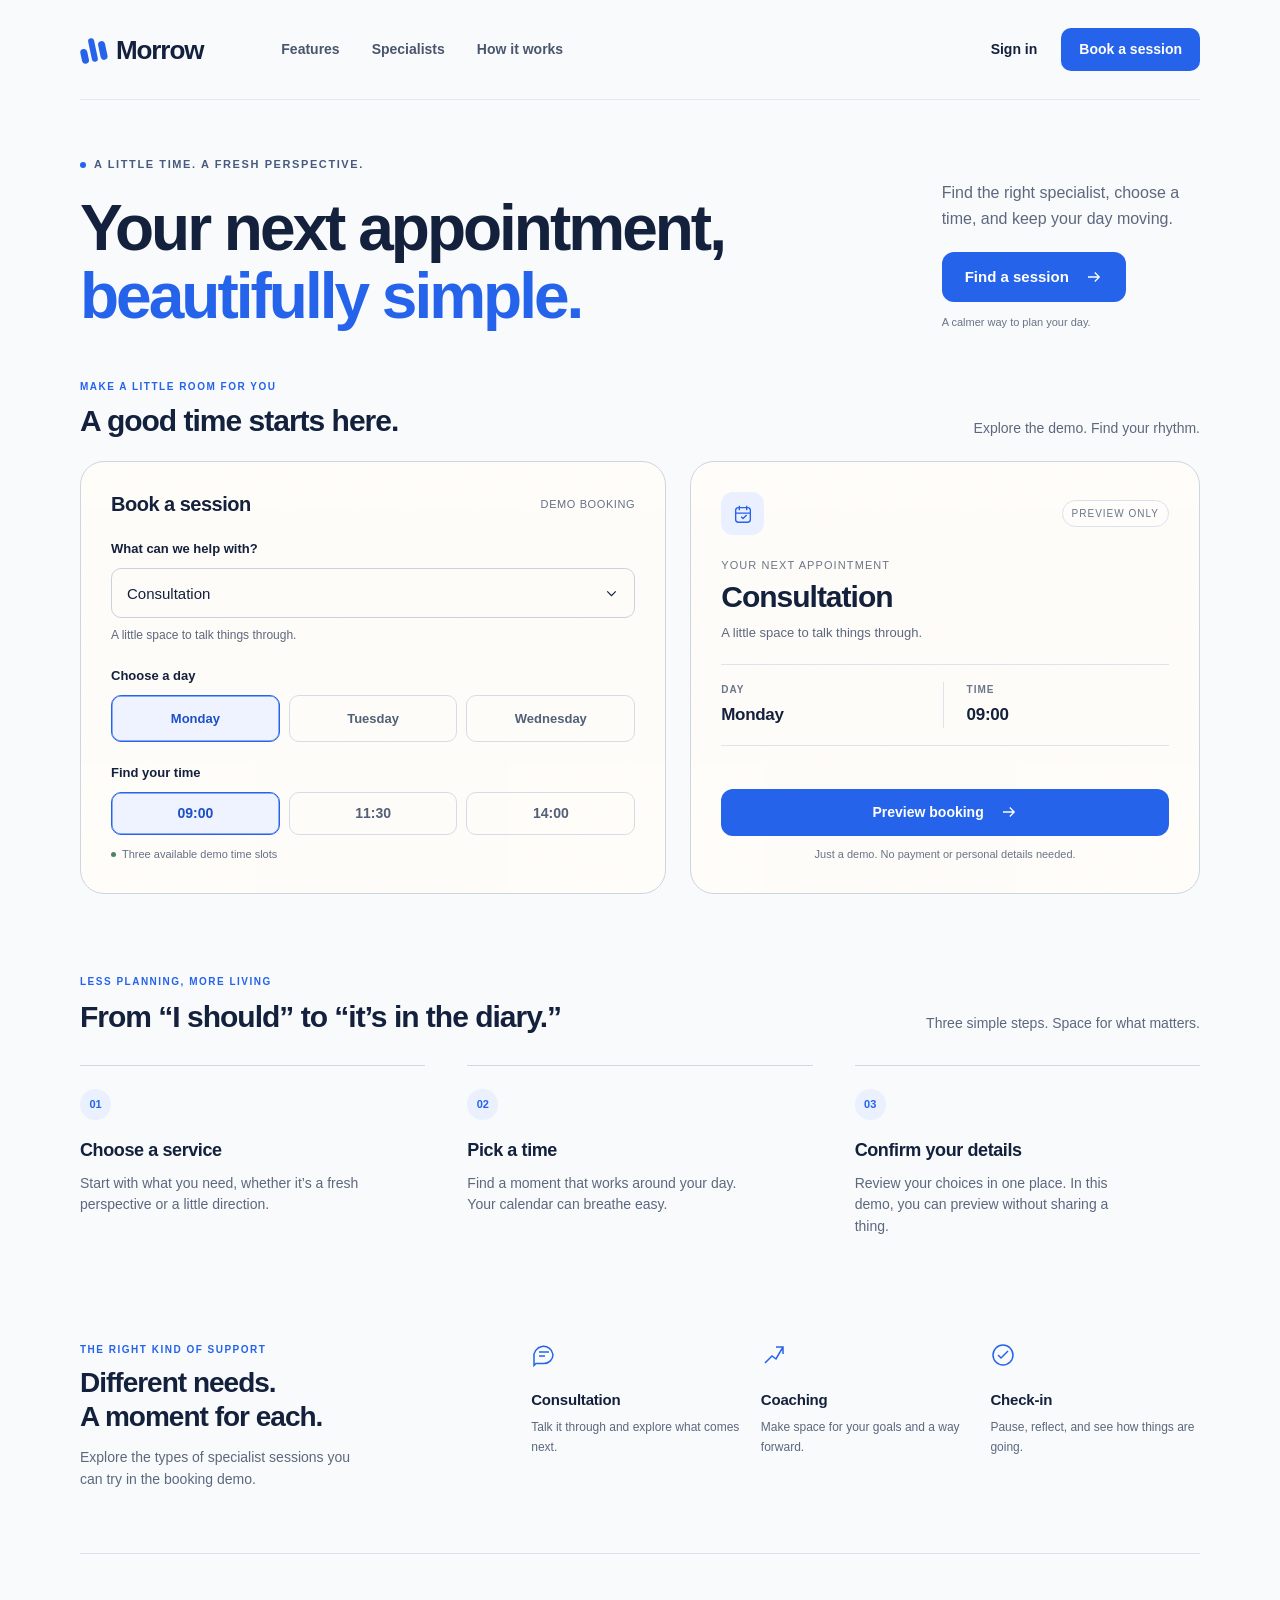
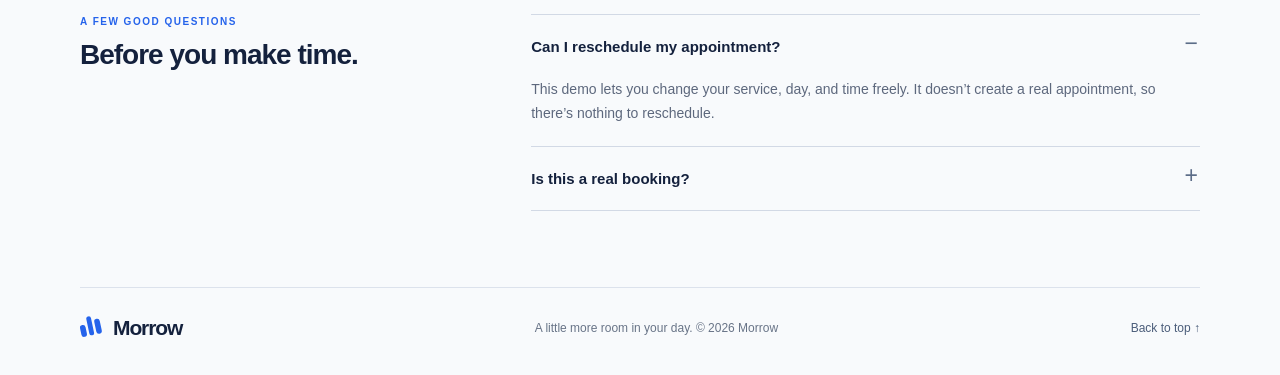
<file: evals/examples/morrow/output-one/index.html>
<!doctype html>
<html lang="en">
<head>
<meta charset="utf-8">
<meta name="viewport" content="width=device-width, initial-scale=1">
<meta name="theme-color" content="#f8fafc">
<meta name="description" content="Find the right specialist, choose a time, and keep your day moving. Explore Morrow's appointment booking demo.">
<title>Morrow — Make time for what matters</title>
<style>
:root{--ink:#14213d;--muted:#5d687d;--blue:#2563eb;--line:#d4dbe5;--paper:#fffdf9;--bg:#f8fafc;--soft-blue:#eef3ff;--radius:24px}
*{box-sizing:border-box}html{scroll-behavior:smooth;scroll-padding-top:28px}body{margin:0;color:var(--ink);background:var(--bg);font-family:Arial,Helvetica,sans-serif;font-size:16px;line-height:1.55}button,input,select{font:inherit}button,a,select{-webkit-tap-highlight-color:transparent}button,a{touch-action:manipulation}a{color:inherit;text-decoration:none}button{cursor:pointer}button:focus-visible,a:focus-visible,select:focus-visible,summary:focus-visible{outline:3px solid var(--ink);outline-offset:5px}input:focus-visible + span{outline:3px solid var(--ink);outline-offset:4px}::selection{background:#dce7ff}.wrap{width:min(1120px,calc(100% - 80px));margin-inline:auto}.skip{position:absolute;left:20px;top:-100px;z-index:10;padding:12px 18px;border-radius:8px;background:var(--ink);color:white}.skip:focus{top:12px}.header{height:100px;display:flex;align-items:center;justify-content:space-between;border-bottom:1px solid #e4e8ef;gap:32px}.brand{display:inline-flex;align-items:center;gap:10px;font-size:26px;line-height:1;font-weight:750;letter-spacing:-1.1px}.brand-mark{display:inline-flex;gap:3px;align-items:flex-end;width:26px;height:24px;transform:rotate(-12deg)}.brand-mark i{display:block;width:7px;background:var(--blue);border-radius:4px}.brand-mark i:nth-child(1){height:15px}.brand-mark i:nth-child(2){height:24px}.brand-mark i:nth-child(3){height:19px}.navigation{display:flex;align-items:center;gap:32px;flex:1;margin-left:46px}.navigation>a{font-size:14px;font-weight:600;color:#4a566d}.navigation>a:hover{color:var(--blue)}.nav-actions{margin-left:auto;display:flex;align-items:center;gap:24px}.plain-button{border:0;padding:8px 0;background:none;font-size:14px;font-weight:600;color:var(--ink)}.button{display:inline-flex;align-items:center;justify-content:center;gap:16px;min-height:50px;padding:13px 22px;border:1px solid transparent;border-radius:12px;background:var(--blue);color:white;font-size:15px;font-weight:600;line-height:1.4;transition:background .18s,transform .18s,box-shadow .18s}.button:hover{background:#1d4ed8;transform:translateY(-2px);box-shadow:0 6px 18px #2563eb18}.button svg{width:18px;height:18px;flex-shrink:0}.button.small{min-height:43px;padding:10px 17px;font-size:14px;border-radius:10px}.menu-toggle{display:none}.hero{padding:70px 0 59px;text-align:center}.eyebrow{display:flex;align-items:center;justify-content:center;gap:8px;color:#465b7e;font-size:11px;font-weight:700;letter-spacing:1.6px;text-transform:uppercase}.eyebrow .dot{height:6px;width:6px;background:var(--blue);border-radius:50%}h1{font-size:clamp(46px,5.2vw,72px);font-weight:750;letter-spacing:-3.5px;line-height:1.06;margin:22px auto 22px;max-width:940px}h1 span{display:block;color:var(--blue)}.hero p{font-size:18px;color:var(--muted);margin:0 auto 26px;max-width:620px}.hero .button{min-height:52px;padding-inline:25px}.hero-note{display:block;font-size:12px;color:#687487;margin-top:12px}.booking-section{scroll-margin-top:32px}.section-intro{display:flex;justify-content:space-between;align-items:flex-end;margin-bottom:22px;gap:28px}h2{margin:0;font-size:30px;line-height:1.2;letter-spacing:-1px}.section-intro p{margin:0;font-size:14px;color:var(--muted)}.section-kicker{display:block;color:var(--blue);text-transform:uppercase;letter-spacing:1.5px;font-size:10px;font-weight:700;margin-bottom:9px}.booking-grid{display:grid;grid-template-columns:1.15fr 1fr;gap:24px}.paper{isolation:isolate;position:relative;border:1px solid #cdd5e1;border-radius:var(--radius);background:var(--paper);overflow:hidden}.paper:before{position:absolute;content:"";inset:0;z-index:-1;opacity:.045;pointer-events:none;border-radius:inherit;background-image:url('noise.svg')}.booking-form{padding:30px}.card-heading{display:flex;align-items:center;justify-content:space-between;gap:16px;margin-bottom:23px}.card-heading h3{font-size:20px;line-height:1.2;letter-spacing:-.5px;margin:0}.step-label{font-size:11px;color:#647089;letter-spacing:.6px}.field-label,legend{display:block;padding:0;font-size:13px;font-weight:700;margin:0 0 9px}select{display:block;appearance:none;-webkit-appearance:none;width:100%;min-height:50px;border:1px solid #cbd2df;border-radius:10px;background:transparent;color:var(--ink);font-size:15px;font-weight:500;padding:12px 42px 12px 15px;cursor:pointer}.select-wrap{position:relative}.select-wrap>svg{position:absolute;pointer-events:none;right:15px;top:17px;width:17px;height:17px}.service-help{font-size:12px;color:var(--muted);margin:8px 0 21px;min-height:18px}fieldset{border:0;padding:0;margin:0 0 21px;min-width:0}.choices{display:grid;grid-template-columns:repeat(3,minmax(0,1fr));gap:9px}.choice{position:relative;display:block;min-width:0;cursor:pointer}.choice input{position:absolute;opacity:0;width:1px;height:1px;left:50%;top:50%}.choice span{display:flex;align-items:center;justify-content:center;min-height:47px;border:1px solid #d6dce6;border-radius:10px;color:#526078;font-size:13px;font-weight:600;background:#fffefa80;transition:border-color .18s,background .18s,color .18s}.choice input:checked+span{border-color:var(--blue);background:var(--soft-blue);color:#1c50c5;box-shadow:inset 0 0 0 .5px var(--blue)}.choice:hover span{border-color:#8ca5d5}.time-choices span{min-height:43px;font-size:14px;font-variant-numeric:tabular-nums}.availability{display:flex;align-items:center;gap:6px;font-size:11px;color:#657188;margin-top:11px}.availability i{width:5px;height:5px;border-radius:50%;background:#4e806f}.booking-form fieldset:last-child{margin-bottom:0}.preview{padding:30px;display:flex;flex-direction:column}.preview-top{display:flex;justify-content:space-between;align-items:center}.calendar-icon{display:grid;place-items:center;width:43px;height:43px;border-radius:12px;background:#eaf0ff;color:var(--blue)}.calendar-icon svg{width:22px;height:22px}.demo-badge{font-size:10px;letter-spacing:1px;text-transform:uppercase;color:#68758b;border:1px solid #dce1e9;padding:5px 9px;border-radius:20px;background:#ffffff50}.preview-label{font-size:11px;color:#6b7689;margin:22px 0 5px;text-transform:uppercase;letter-spacing:1.1px}.preview h3{font-size:30px;line-height:1.2;letter-spacing:-1px;margin:0 0 8px}.preview-description{font-size:13px;color:var(--muted);margin:0 0 21px}.appointment-details{display:flex;align-items:center;gap:19px;margin:0 0 24px;padding:17px 0;border-top:1px solid #e0e3e9;border-bottom:1px solid #e0e3e9}.appointment-details>div{flex:1}.appointment-details>div+div{border-left:1px solid #e0e3e9;padding-left:23px}.appointment-details dt{font-size:10px;font-weight:600;letter-spacing:1px;text-transform:uppercase;color:#6b7689;margin:0 0 4px}.appointment-details dd{margin:0;font-size:17px;font-weight:700;letter-spacing:-.3px}.preview .button{width:100%;margin-top:auto;min-height:47px;font-size:14px}.preview-footnote{font-size:11px;color:#687487;text-align:center;margin:10px 0 0}.demo-result{border:1px solid #bacbe9;border-radius:10px;background:#edf3ff;padding:13px 14px;font-size:13px;color:#183b79;margin:14px 0 0}.demo-result[hidden]{display:none}.how-section{padding:80px 0 64px}.section-title-row{display:flex;align-items:end;justify-content:space-between;gap:20px;margin-bottom:30px}.section-title-row p{margin:0;font-size:14px;color:var(--muted)}.steps{display:grid;grid-template-columns:repeat(3,1fr);gap:42px}.step{border-top:1px solid #cfd7e3;padding-top:23px}.step-number{display:inline-flex;align-items:center;justify-content:center;width:31px;height:31px;background:#eaf0fd;border-radius:50%;color:var(--blue);font-size:11px;font-weight:700;margin-bottom:17px}.step h3{font-size:18px;letter-spacing:-.4px;margin:0 0 8px}.step p{color:var(--muted);font-size:14px;margin:0;max-width:280px}.specialists{display:grid;grid-template-columns:.9fr 1.5fr;gap:50px;padding:40px 0 62px;border-bottom:1px solid #dce2ec}.specialists h2{font-size:28px;max-width:280px}.specialists-intro p{font-size:14px;color:var(--muted);margin:14px 0 0;max-width:285px}.services{display:grid;grid-template-columns:repeat(3,minmax(0,1fr));gap:20px}.service-icon{color:var(--blue);margin-bottom:12px;width:26px;height:26px}.service h3{margin:0 0 7px;font-size:15px;letter-spacing:-.2px}.service p{font-size:12px;color:var(--muted);margin:0;line-height:1.65}.faq{display:grid;grid-template-columns:.9fr 1.5fr;gap:50px;padding:60px 0 76px}.faq h2{font-size:28px}.faq-list{border-top:1px solid #d2d9e5}details{border-bottom:1px solid #d2d9e5}summary{list-style:none;position:relative;cursor:pointer;font-size:15px;font-weight:600;padding:20px 35px 20px 0}summary::-webkit-details-marker{display:none}summary:after{content:'+';position:absolute;right:2px;top:17px;font-size:23px;line-height:1;color:#5c6d88;font-weight:400}details[open] summary:after{content:'−'}details p{font-size:14px;color:var(--muted);line-height:1.7;margin:0;padding:0 24px 20px 0}.footer{border-top:1px solid #dce2ec;padding:28px 0 35px;display:flex;justify-content:space-between;align-items:center}.footer .brand{font-size:21px}.footer .brand-mark{transform:scale(.8) rotate(-12deg);transform-origin:left center;margin-right:-3px}.footer p{color:#687487;font-size:12px;margin:0}.footer a.back-top{font-size:12px;color:#4b5d7a}.footer a.back-top:hover{color:var(--blue)}dialog{width:min(420px,calc(100% - 40px));border:1px solid var(--line);border-radius:22px;padding:30px;color:var(--ink);background:var(--paper);box-shadow:0 24px 80px #14213d25}dialog::backdrop{background:#14213d55}dialog h2{font-size:26px}dialog p{color:var(--muted);font-size:15px;margin:15px 0 24px}dialog .button{width:100%}
@media(min-width:1450px){h1{font-size:74px}}
@media(max-width:1000px){.navigation{margin-left:10px;gap:20px}.nav-actions{gap:17px}.wrap{width:calc(100% - 56px)}.booking-grid{grid-template-columns:1.1fr 1fr}.booking-form,.preview{padding:25px}.steps{gap:28px}.hero{padding-top:57px}h1{letter-spacing:-2.8px}}
@media(max-width:760px){.wrap{width:calc(100% - 40px)}.header{height:80px;position:relative}.brand{font-size:25px}.menu-toggle{display:flex;width:44px;height:44px;align-items:center;justify-content:center;border:1px solid #d4dce8;border-radius:10px;background:transparent;color:var(--ink)}.menu-toggle svg{width:21px;height:21px}.menu-toggle .close-icon{display:none}.menu-toggle[aria-expanded=true] .menu-icon{display:none}.menu-toggle[aria-expanded=true] .close-icon{display:block}.navigation{display:none;position:absolute;z-index:5;right:0;left:0;top:69px;margin:0;background:var(--paper);border:1px solid var(--line);border-radius:16px;padding:16px;box-shadow:0 16px 25px #14213d0a}.navigation.is-open{display:flex;flex-direction:column;align-items:stretch;gap:0}.navigation>a{padding:13px 10px;font-size:15px}.nav-actions{display:flex;align-items:center;justify-content:space-between;border-top:1px solid var(--line);margin:9px 0 0;padding:17px 10px 3px;gap:14px}.plain-button{font-size:15px}.button.small{font-size:13px}.hero{padding:45px 0 43px}.eyebrow{font-size:9px;letter-spacing:1.4px}h1{font-size:46px;letter-spacing:-2.2px;line-height:1.07;max-width:530px;margin:20px auto}h1 span{margin-top:2px}.hero p{font-size:16px;line-height:1.65;max-width:350px;margin-bottom:23px}.hero .button{min-height:50px;font-size:14px}.hero-note{font-size:11px;margin-top:11px}.section-intro{display:block;margin-bottom:19px}.section-intro h2{font-size:27px;letter-spacing:-.8px}.section-intro p{font-size:12px;margin-top:9px}.section-kicker{font-size:9px;margin-bottom:8px}.booking-grid{grid-template-columns:1fr;gap:18px}.booking-form,.preview{padding:25px 23px;border-radius:22px}.card-heading{margin-bottom:22px}.card-heading h3{font-size:19px}.step-label{font-size:10px}.field-label,legend{font-size:12px}.service-help{font-size:11px;margin-bottom:21px}.choices{gap:7px}.choice span{font-size:12px;min-height:47px}.time-choices span{font-size:14px}.preview{padding:25px}.preview-label{margin-top:21px}.preview h3{font-size:29px}.appointment-details{margin-bottom:23px}.preview .button{margin-top:0}.how-section{padding:54px 0 37px}.section-title-row{display:block;margin-bottom:26px}.section-title-row h2{font-size:27px}.section-title-row p{font-size:13px;margin-top:10px}.steps{grid-template-columns:1fr;gap:22px}.step{display:grid;grid-template-columns:31px 1fr;column-gap:16px;padding-top:21px}.step-number{grid-column:1;grid-row:1/3;margin-top:2px;margin-bottom:0}.step h3{grid-column:2;margin:0 0 5px;font-size:17px}.step p{grid-column:2;max-width:none;font-size:13px}.specialists{grid-template-columns:1fr;gap:27px;padding:17px 0 37px}.specialists h2{font-size:26px;max-width:290px}.specialists-intro p{max-width:none;font-size:13px;margin-top:11px}.services{gap:21px;grid-template-columns:1fr}.service{position:relative;padding-left:46px}.service-icon{position:absolute;left:0;top:1px}.service h3{font-size:15px;margin-bottom:4px}.service p{font-size:12px;max-width:280px}.faq{display:block;padding:38px 0 44px}.faq h2{font-size:26px;margin-bottom:22px}.faq summary{font-size:14px;padding-top:19px;padding-bottom:19px}.faq details p{font-size:13px}.footer{padding:25px 0 28px;flex-wrap:wrap;gap:16px}.footer .brand{font-size:22px}.footer .back-top{margin-left:auto}.footer p{width:100%;order:3;font-size:11px}.footer .brand-mark{margin-right:-4px}}
@media(prefers-reduced-motion:reduce){html{scroll-behavior:auto}*,*:before,*:after{transition:none!important;animation:none!important}.button:hover{transform:none}}

@media(min-width:1101px){.hero{display:grid;grid-template-columns:minmax(0,3.15fr) minmax(0,1fr);gap:48px;align-items:end;padding:56px 0 48px;text-align:left}.hero .eyebrow{justify-content:flex-start}.hero h1{font-size:64px;letter-spacing:-3px;line-height:1.06;margin:22px 0 0;max-width:none}.hero p{font-size:16px;line-height:1.6;margin:0 0 20px;max-width:280px}.hero .button{min-height:50px;padding-inline:22px}.hero-note{font-size:11px;margin-top:12px;white-space:nowrap}}
</style>
</head>
<body id="top">
<a class="skip" href="#main">Skip to content</a>
<header class="header wrap">
 <a class="brand" href="#top" aria-label="Morrow home"><span class="brand-mark" aria-hidden="true"><i></i><i></i><i></i></span>Morrow</a>
 <button class="menu-toggle" type="button" aria-expanded="false" aria-controls="main-navigation" aria-label="Open navigation"><svg class="menu-icon" viewBox="0 0 24 24" fill="none" stroke="currentColor" stroke-width="1.7" aria-hidden="true"><path d="M4 7h16M4 12h16M4 17h16"/></svg><svg class="close-icon" viewBox="0 0 24 24" fill="none" stroke="currentColor" stroke-width="1.7" aria-hidden="true"><path d="m6 6 12 12M6 18 18 6"/></svg></button>
 <nav class="navigation" id="main-navigation" aria-label="Main navigation">
  <a href="#booking">Features</a><a href="#specialists">Specialists</a><a href="#how-it-works">How it works</a>
  <div class="nav-actions"><button class="plain-button" id="sign-in" type="button">Sign in</button><a class="button small" href="#booking">Book a session</a></div>
 </nav>
</header>
<main id="main">
 <section class="hero wrap" aria-labelledby="hero-title">
  <div class="hero-copy"><div class="eyebrow"><span class="dot" aria-hidden="true"></span>A little time. A fresh perspective.</div>
  <h1 id="hero-title">Your next appointment, <span>beautifully simple.</span></h1></div>
  <div class="hero-action">
  <p>Find the right specialist, choose a time, and keep your day moving.</p>
  <a href="#booking" class="button" id="find-session">Find a session <svg viewBox="0 0 24 24" fill="none" stroke="currentColor" stroke-width="1.7" aria-hidden="true"><path d="M4 12h15m-6-6 6 6-6 6"/></svg></a>
  <span class="hero-note">A calmer way to plan your day.</span></div>
 </section>
 <section class="booking-section wrap" id="booking" aria-labelledby="booking-title">
  <div class="section-intro"><div><span class="section-kicker">Make a little room for you</span><h2 id="booking-title">A good time starts here.</h2></div><p>Explore the demo. Find your rhythm.</p></div>
  <div class="booking-grid">
   <form class="paper booking-form" id="booking-form">
    <div class="card-heading"><h3>Book a session</h3><span class="step-label">DEMO BOOKING</span></div>
    <label class="field-label" for="service">What can we help with?</label>
    <div class="select-wrap"><select id="service" name="service" aria-describedby="service-help"><option value="Consultation">Consultation</option><option value="Coaching">Coaching</option><option value="Check-in">Check-in</option></select><svg viewBox="0 0 24 24" fill="none" stroke="currentColor" stroke-width="1.7" aria-hidden="true"><path d="m6 9 6 6 6-6"/></svg></div>
    <p class="service-help" id="service-help">A little space to talk things through.</p>
    <fieldset><legend>Choose a day</legend><div class="choices day-choices"><label class="choice"><input type="radio" name="day" value="Monday" checked><span>Monday</span></label><label class="choice"><input type="radio" name="day" value="Tuesday"><span>Tuesday</span></label><label class="choice"><input type="radio" name="day" value="Wednesday"><span>Wednesday</span></label></div></fieldset>
    <fieldset><legend>Find your time</legend><div class="choices time-choices"><label class="choice"><input type="radio" name="time" value="09:00" checked><span>09:00</span></label><label class="choice"><input type="radio" name="time" value="11:30"><span>11:30</span></label><label class="choice"><input type="radio" name="time" value="14:00"><span>14:00</span></label></div><div class="availability"><i aria-hidden="true"></i>Three available demo time slots</div></fieldset>
   </form>
   <aside class="paper preview" aria-labelledby="preview-heading">
    <div class="preview-top"><span class="calendar-icon"><svg viewBox="0 0 24 24" fill="none" stroke="currentColor" stroke-width="1.5" aria-hidden="true"><rect x="4" y="5" width="16" height="16" rx="3"/><path d="M8 3v5m8-5v5M4 11h16m-10 4 2 2 4-4"/></svg></span><span class="demo-badge">Preview only</span></div>
    <p class="preview-label" id="preview-heading">Your next appointment</p>
    <div id="appointment-preview" aria-live="polite" aria-atomic="true">
     <h3 id="preview-service">Consultation</h3><p class="preview-description" id="preview-description">A little space to talk things through.</p>
     <dl class="appointment-details"><div><dt>Day</dt><dd id="preview-day">Monday</dd></div><div><dt>Time</dt><dd id="preview-time">09:00</dd></div></dl>
    </div>
    <button type="button" class="button" id="preview-booking">Preview booking <svg viewBox="0 0 24 24" fill="none" stroke="currentColor" stroke-width="1.7" aria-hidden="true"><path d="M4 12h15m-6-6 6 6-6 6"/></svg></button>
    <p class="preview-footnote">Just a demo. No payment or personal details needed.</p>
    <p class="demo-result" id="demo-result" role="status" hidden>Demo preview — no appointment has been booked.</p>
   </aside>
  </div>
 </section>
 <section class="how-section wrap" id="how-it-works" aria-labelledby="how-title">
  <div class="section-title-row"><div><span class="section-kicker">Less planning, more living</span><h2 id="how-title">From “I should” to “it’s in the diary.”</h2></div><p>Three simple steps. Space for what matters.</p></div>
  <div class="steps"><article class="step"><span class="step-number">01</span><h3>Choose a service</h3><p>Start with what you need, whether it’s a fresh perspective or a little direction.</p></article><article class="step"><span class="step-number">02</span><h3>Pick a time</h3><p>Find a moment that works around your day. Your calendar can breathe easy.</p></article><article class="step"><span class="step-number">03</span><h3>Confirm your details</h3><p>Review your choices in one place. In this demo, you can preview without sharing a thing.</p></article></div>
 </section>
 <section class="specialists wrap" id="specialists" aria-labelledby="specialists-title">
  <div class="specialists-intro"><span class="section-kicker">The right kind of support</span><h2 id="specialists-title">Different needs.<br>A moment for each.</h2><p>Explore the types of specialist sessions you can try in the booking demo.</p></div>
  <div class="services"><article class="service"><svg class="service-icon" viewBox="0 0 26 26" fill="none" stroke="currentColor" stroke-width="1.5" aria-hidden="true"><path d="M22 12.5a9 9 0 0 1-9 9H5l-2 2v-8a9 9 0 1 1 19-3Z"/><path d="M8 10h10M8 14h6"/></svg><h3>Consultation</h3><p>Talk it through and explore what comes next.</p></article><article class="service"><svg class="service-icon" viewBox="0 0 26 26" fill="none" stroke="currentColor" stroke-width="1.5" aria-hidden="true"><path d="m4 21 7-7 4 3 7-12m-7 0h7v7"/></svg><h3>Coaching</h3><p>Make space for your goals and a way forward.</p></article><article class="service"><svg class="service-icon" viewBox="0 0 26 26" fill="none" stroke="currentColor" stroke-width="1.5" aria-hidden="true"><circle cx="13" cy="13" r="10"/><path d="m8 13 3 3 7-7"/></svg><h3>Check-in</h3><p>Pause, reflect, and see how things are going.</p></article></div>
 </section>
 <section class="faq wrap" aria-labelledby="faq-title"><div><span class="section-kicker">A few good questions</span><h2 id="faq-title">Before you make time.</h2></div><div class="faq-list"><details open><summary>Can I reschedule my appointment?</summary><p>This demo lets you change your service, day, and time freely. It doesn’t create a real appointment, so there’s nothing to reschedule.</p></details><details><summary>Is this a real booking?</summary><p>No. This is a booking demo. Preview your choices without an account, payment, or personal details. No appointment will be booked.</p></details></div></section>
</main>
<footer class="footer wrap"><a class="brand" href="#top" aria-label="Morrow home"><span class="brand-mark" aria-hidden="true"><i></i><i></i><i></i></span>Morrow</a><p>A little more room in your day. © 2026 Morrow</p><a class="back-top" href="#top">Back to top ↑</a></footer>
<dialog id="sign-in-dialog" aria-labelledby="sign-in-title"><h2 id="sign-in-title">You’re welcome to explore.</h2><p>This is the Morrow booking demo. Sign-in isn’t available, and no account is needed to try it.</p><form method="dialog"><button class="button">Back to Morrow</button></form></dialog>
<script>
(()=>{
 const form=document.querySelector('#booking-form');
 const service=document.querySelector('#service');
 const descriptions={'Consultation':'A little space to talk things through.','Coaching':'Make space for your goals and a way forward.','Check-in':'A moment to pause, reflect, and reconnect.'};
 function updatePreview(){
  document.querySelector('#preview-service').textContent=service.value;
  document.querySelector('#preview-description').textContent=descriptions[service.value];
  document.querySelector('#service-help').textContent=descriptions[service.value];
  document.querySelector('#preview-day').textContent=form.elements.day.value;
  document.querySelector('#preview-time').textContent=form.elements.time.value;
  document.querySelector('#demo-result').hidden=true;
 }
 form.addEventListener('change',updatePreview);
 form.addEventListener('submit',event=>event.preventDefault());
 document.querySelector('#preview-booking').addEventListener('click',()=>{document.querySelector('#demo-result').hidden=false;});
 const menuButton=document.querySelector('.menu-toggle');
 const nav=document.querySelector('#main-navigation');
 function closeMenu(returnFocus=false){menuButton.setAttribute('aria-expanded','false');menuButton.setAttribute('aria-label','Open navigation');nav.classList.remove('is-open');if(returnFocus)menuButton.focus();}
 menuButton.addEventListener('click',()=>{const open=menuButton.getAttribute('aria-expanded')!=='true';menuButton.setAttribute('aria-expanded',String(open));menuButton.setAttribute('aria-label',open?'Close navigation':'Open navigation');nav.classList.toggle('is-open',open);});
 nav.querySelectorAll('a').forEach(link=>link.addEventListener('click',()=>closeMenu()));
 document.addEventListener('keydown',event=>{if(event.key==='Escape'&&menuButton.getAttribute('aria-expanded')==='true'){closeMenu(true);}});
 document.addEventListener('click',event=>{if(menuButton.getAttribute('aria-expanded')==='true'&&!nav.contains(event.target)&&!menuButton.contains(event.target))closeMenu();});
 const media=matchMedia('(min-width: 761px)');media.addEventListener('change',()=>closeMenu());
 const dialog=document.querySelector('#sign-in-dialog');document.querySelector('#sign-in').addEventListener('click',()=>{closeMenu();dialog.showModal();});dialog.addEventListener('close',()=>{if(!media.matches)menuButton.focus();});
 document.querySelectorAll('a[href="#booking"]').forEach(link=>link.addEventListener('click',event=>{event.preventDefault();document.querySelector('#booking').scrollIntoView({behavior:matchMedia('(prefers-reduced-motion: reduce)').matches?'auto':'smooth',block:'start'});document.querySelector('#service').focus({preventScroll:true});}));
})();
</script>
</body>
</html>
</file>
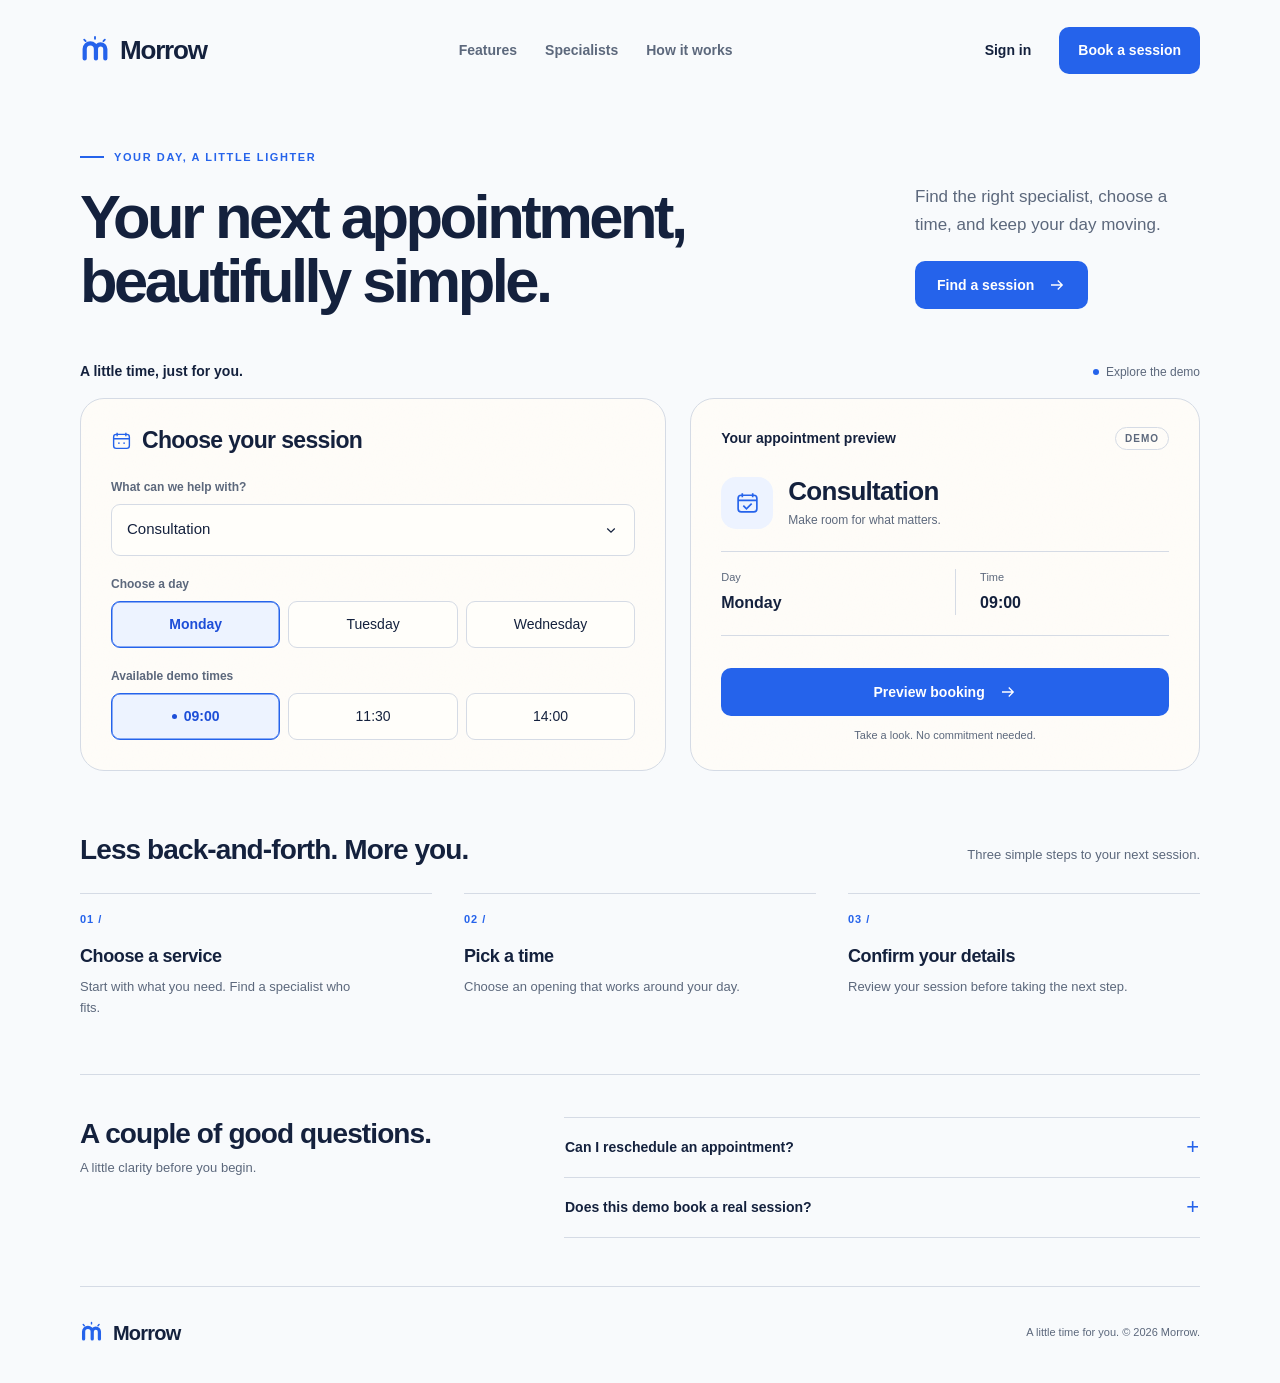
<file: evals/examples/morrow/output-two/index.html>
<!doctype html>
<html lang="en">
<head>
  <meta charset="utf-8">
  <meta name="viewport" content="width=device-width, initial-scale=1">
  <meta name="theme-color" content="#f8fafc">
  <meta name="description" content="Find the right specialist, choose a time, and keep your day moving with Morrow.">
  <title>Morrow — A little time for you</title>
  <style>
    :root {
      color-scheme: light;
      --ink: #14213d;
      --muted: #5c687c;
      --blue: #2563eb;
      --blue-dark: #1d4ed8;
      --page: #f8fafc;
      --paper: #fffdf9;
      --line: #d5dbe5;
      --soft-blue: #edf3ff;
      --radius: 24px;
    }
    * { box-sizing: border-box; }
    html { scroll-behavior: smooth; scroll-padding-top: 24px; }
    body { margin: 0; background: var(--page); color: var(--ink); font: 16px/1.5 Arial, Helvetica, sans-serif; -webkit-font-smoothing: antialiased; }
    button, select, input { font: inherit; }
    button, a, select, summary, label { -webkit-tap-highlight-color: transparent; }
    a { color: inherit; text-decoration: none; }
    button, select, summary { cursor: pointer; }
    button { color: inherit; }
    h1, h2, h3, p { margin: 0; }
    button, a, select, summary, input { touch-action: manipulation; }
    :focus-visible { outline: 3px solid var(--ink); outline-offset: 4px; }
    .wrap { width: min(1120px, calc(100% - 48px)); margin-inline: auto; }
    .skip { position: fixed; top: 10px; left: 10px; z-index: 10; background: var(--ink); color: white; padding: 12px 18px; border-radius: 8px; transform: translateY(-150%); }
    .skip:focus { transform: translateY(0); }
    .site-header { min-height: 100px; display: flex; align-items: center; justify-content: space-between; gap: 28px; }
    .brand { display: inline-flex; align-items: center; gap: 10px; min-height: 44px; font-size: 26px; font-weight: 750; letter-spacing: -1.2px; flex-shrink: 0; }
    .brand-icon { width: 30px; height: 30px; color: var(--blue); }
    .nav { display: flex; align-items: center; justify-content: space-between; flex: 1; gap: 28px; }
    .nav-links, .nav-actions { display: flex; align-items: center; gap: 28px; }
    .nav-links { margin-inline: auto; }
    .nav a, .sign-in { font-size: 14px; font-weight: 600; }
    .nav-links a { padding: 12px 0; color: var(--muted); }
    .nav-links a:hover { color: var(--blue); }
    .sign-in { background: transparent; padding: 12px 0; border: 0; }
    .sign-in:hover { color: var(--blue); }
    .button { min-height: 48px; display: inline-flex; align-items: center; justify-content: center; gap: 14px; padding: 12px 21px; border: 1px solid transparent; border-radius: 10px; background: var(--blue); color: white; font-size: 14px; line-height: 1.5; font-weight: 650; transition: background .16s, transform .16s; }
    .button:hover { background: var(--blue-dark); transform: translateY(-2px); }
    .button svg { width: 18px; height: 18px; flex-shrink: 0; }
    .nav .button { min-height: 44px; padding-inline: 18px; }
    .menu-toggle { display: none; }
    .hero { display: grid; grid-template-columns: minmax(0, 1fr) 285px; gap: 40px; align-items: end; padding: 49px 0 47px; }
    .eyebrow { display: flex; align-items: center; gap: 10px; color: var(--blue); font-size: 11px; font-weight: 750; letter-spacing: 1.6px; line-height: 1.5; text-transform: uppercase; }
    .eyebrow::before { content: ""; width: 24px; height: 2px; background: currentColor; }
    h1 { max-width: 790px; margin-top: 19px; font-size: clamp(44px, 4.8vw, 68px); line-height: 1.055; letter-spacing: -3.5px; font-weight: 750; }
    h1 span { display: block; }
    .hero-copy { padding-bottom: 5px; }
    .hero-copy p { color: var(--muted); font-size: 17px; line-height: 1.65; }
    .hero-copy .button { margin-top: 22px; }
    .booking { scroll-margin-top: 28px; }
    .booking-top { display: flex; justify-content: space-between; align-items: center; margin-bottom: 16px; }
    .booking-top h2 { font-size: 14px; font-weight: 650; }
    .booking-top p { color: var(--muted); font-size: 12px; display: flex; align-items: center; gap: 7px; }
    .booking-top p::before { content: ""; width: 6px; height: 6px; border-radius: 50%; background: var(--blue); }
    .booking-grid { display: grid; grid-template-columns: 1.15fr 1fr; gap: 24px; align-items: stretch; }
    .paper { position: relative; isolation: isolate; border: 1px solid var(--line); border-radius: var(--radius); background: var(--paper); }
    .paper::before { content: ""; position: absolute; z-index: -1; inset: 0; border-radius: inherit; background-image: url("noise.svg"); opacity: .04; pointer-events: none; }
    .booking-card { padding: 28px 30px 30px; }
    .card-heading { display: flex; align-items: center; gap: 10px; margin-bottom: 23px; }
    .card-heading h3 { font-size: 23px; line-height: 1.2; letter-spacing: -.65px; }
    .card-heading svg { width: 21px; height: 21px; color: var(--blue); flex-shrink: 0; }
    label.field-label, legend { padding: 0; color: var(--muted); font-size: 12px; font-weight: 650; }
    label.field-label { display: block; margin-bottom: 8px; }
    .select-wrap { position: relative; }
    .select-wrap svg { position: absolute; pointer-events: none; width: 18px; height: 18px; right: 15px; top: 17px; }
    select { appearance: none; display: block; width: 100%; min-height: 52px; border: 1px solid var(--line); border-radius: 9px; padding: 12px 42px 12px 15px; color: var(--ink); background: #fffefa; font-size: 15px; }
    select:hover { border-color: #8a9bb6; }
    fieldset { min-inline-size: 0; border: 0; margin: 19px 0 0; padding: 0; }
    legend { margin-bottom: 8px; }
    .choices { display: grid; grid-template-columns: repeat(3, minmax(0, 1fr)); gap: 8px; }
    .choice { position: relative; display: block; }
    .choice input { position: absolute; left: 50%; top: 50%; width: 1px; height: 1px; opacity: 0; }
    .choice span { min-height: 47px; display: flex; align-items: center; justify-content: center; padding: 10px 7px; border: 1px solid var(--line); border-radius: 9px; background: #fffefa; font-size: 14px; line-height: 1.2; font-weight: 500; cursor: pointer; transition: border-color .16s, background .16s, color .16s; }
    .choice span:hover { border-color: #8a9bb6; }
    .choice input:checked + span { color: var(--blue-dark); background: var(--soft-blue); border-color: var(--blue); font-weight: 650; box-shadow: inset 0 0 0 .5px var(--blue); }
    .choice input:focus-visible + span { outline: 3px solid var(--ink); outline-offset: 3px; }
    .times .choice input:checked + span::before { content: ""; width: 5px; height: 5px; border-radius: 50%; background: currentColor; margin-right: 7px; }
    .preview-card { padding: 28px 30px 26px; display: flex; flex-direction: column; }
    .preview-top { display: flex; align-items: center; justify-content: space-between; gap: 12px; }
    .preview-top h3 { font-size: 14px; font-weight: 650; }
    .badge { color: var(--muted); border: 1px solid var(--line); border-radius: 100px; padding: 3px 9px; font-size: 10px; font-weight: 650; letter-spacing: 1px; }
    .session { display: flex; align-items: center; gap: 15px; padding: 26px 0 22px; }
    .session-icon { display: grid; place-items: center; width: 52px; height: 52px; flex-shrink: 0; border-radius: 15px; background: var(--soft-blue); color: var(--blue); }
    .session-icon svg { width: 25px; height: 25px; }
    .session-name { font-size: 26px; line-height: 1.2; font-weight: 700; letter-spacing: -.7px; }
    .session-caption { color: var(--muted); font-size: 12px; margin-top: 4px; }
    .session-details { display: grid; grid-template-columns: 1fr 1fr; padding: 17px 0 20px; border-block: 1px solid var(--line); margin: 0 0 23px; gap: 20px; }
    .session-details div + div { padding-left: 24px; border-left: 1px solid var(--line); }
    .session-details dt { color: var(--muted); font-size: 11px; margin-bottom: 5px; }
    .session-details dd { margin: 0; font-size: 16px; font-weight: 650; }
    .preview-card .button { width: 100%; margin-top: auto; }
    .demo-note { margin-top: 11px; color: var(--muted); font-size: 11px; line-height: 1.5; text-align: center; }
    .demo-result { margin-top: 13px; padding: 10px 12px; border-radius: 8px; color: var(--ink); background: var(--soft-blue); font-size: 12px; line-height: 1.55; }
    [hidden] { display: none !important; }
    .how { padding: 62px 0 55px; }
    .section-top { display: flex; align-items: baseline; justify-content: space-between; gap: 20px; margin-bottom: 27px; }
    .section-top h2 { font-size: 28px; line-height: 1.2; letter-spacing: -.9px; }
    .section-top p { color: var(--muted); font-size: 13px; }
    .steps { display: grid; grid-template-columns: repeat(3, minmax(0, 1fr)); gap: 32px; list-style: none; padding: 0; margin: 0; }
    .steps li { padding-top: 17px; border-top: 1px solid var(--line); }
    .step-number { display: block; margin-bottom: 15px; font-size: 11px; color: var(--blue); font-weight: 700; letter-spacing: 1px; }
    .steps h3 { font-size: 18px; letter-spacing: -.4px; margin-bottom: 6px; }
    .steps p { color: var(--muted); font-size: 13px; line-height: 1.65; max-width: 290px; }
    .faq { border-top: 1px solid var(--line); padding: 42px 0 48px; display: grid; grid-template-columns: .8fr 1.2fr; gap: 60px; }
    .faq h2 { font-size: 28px; line-height: 1.2; letter-spacing: -.9px; }
    .faq-intro p { margin-top: 8px; color: var(--muted); font-size: 13px; }
    details { border-bottom: 1px solid var(--line); }
    details:first-child { border-top: 1px solid var(--line); }
    summary { position: relative; display: flex; align-items: center; justify-content: space-between; gap: 20px; min-height: 59px; padding: 16px 1px; font-size: 14px; font-weight: 650; list-style: none; }
    summary::-webkit-details-marker { display: none; }
    summary::after { content: "+"; font-size: 22px; font-weight: 400; line-height: 1; color: var(--blue); }
    details[open] summary::after { content: "−"; }
    details p { padding: 0 30px 18px 1px; color: var(--muted); font-size: 13px; line-height: 1.7; }
    .site-footer { border-top: 1px solid var(--line); padding: 24px 0 28px; display: flex; align-items: center; justify-content: space-between; gap: 20px; }
    .site-footer .brand { font-size: 20px; letter-spacing: -.8px; }
    .site-footer .brand-icon { width: 23px; height: 23px; }
    .site-footer p { color: var(--muted); font-size: 11px; }
    dialog { width: min(440px, calc(100% - 40px)); padding: 30px; border: 1px solid var(--line); border-radius: 20px; color: var(--ink); background: var(--paper); box-shadow: 0 20px 80px #14213d26; }
    dialog::backdrop { background: #14213d66; }
    dialog h2 { font-size: 26px; letter-spacing: -.8px; margin-bottom: 12px; }
    dialog p { font-size: 15px; line-height: 1.7; color: var(--muted); margin-bottom: 24px; }
    dialog .button { width: 100%; }
    @media (max-width: 1050px) {
      .nav-links, .nav-actions { gap: 19px; }
      .hero { grid-template-columns: minmax(0, 1fr) 260px; gap: 24px; }
      h1 { font-size: 58px; letter-spacing: -2.8px; }
      .booking-card, .preview-card { padding-inline: 25px; }
    }
    @media (max-width: 760px) {
      html { scroll-padding-top: 20px; }
      .wrap { width: calc(100% - 40px); }
      .site-header { min-height: 82px; position: relative; gap: 15px; }
      .brand { font-size: 25px; }
      .brand-icon { width: 28px; height: 28px; }
      .menu-toggle { display: inline-flex; align-items: center; justify-content: center; gap: 8px; min-height: 44px; padding: 8px 0 8px 12px; border: 0; background: transparent; font-size: 13px; font-weight: 600; }
      .menu-toggle svg { width: 21px; height: 21px; }
      .menu-toggle[aria-expanded="true"] .menu-lines { display: none; }
      .menu-toggle[aria-expanded="false"] .menu-close { display: none; }
      .nav { position: absolute; z-index: 5; top: 73px; left: 0; right: 0; display: none; border: 1px solid var(--line); border-radius: 16px; padding: 14px 20px 20px; background: var(--paper); box-shadow: 0 15px 35px #14213d14; }
      .nav.is-open { display: block; }
      .nav-links, .nav-actions { display: flex; flex-direction: column; align-items: stretch; gap: 0; }
      .nav-links { margin: 0; }
      .nav-links a { padding: 13px 0; font-size: 15px; }
      .nav-actions { border-top: 1px solid var(--line); margin-top: 6px; padding-top: 8px; }
      .sign-in { text-align: left; padding: 13px 0; font-size: 15px; }
      .nav .button { margin-top: 7px; }
      .hero { display: block; padding: 31px 0 35px; }
      .eyebrow { font-size: 10px; letter-spacing: 1.3px; gap: 8px; }
      .eyebrow::before { width: 18px; }
      h1 { max-width: 550px; margin-top: 17px; font-size: clamp(40px, 8vw, 58px); line-height: 1.055; letter-spacing: -2.2px; }
      h1 span { display: inline; }
      .hero-copy { padding: 0; margin-top: 23px; }
      .hero-copy p { max-width: 410px; font-size: 16px; line-height: 1.65; }
      .hero-copy .button { margin-top: 22px; }
      .booking-top { margin-bottom: 13px; }
      .booking-top h2 { font-size: 13px; }
      .booking-top p { font-size: 10px; }
      .booking-grid { grid-template-columns: 1fr; gap: 18px; }
      .booking-card, .preview-card { padding: 25px 24px; }
      .card-heading { margin-bottom: 23px; }
      .card-heading h3 { font-size: 22px; }
      .choice span { font-size: 13px; min-height: 48px; }
      .preview-card { padding-block: 24px; }
      .session { padding: 25px 0 23px; }
      .session-name { font-size: 25px; }
      .session-details { margin-bottom: 22px; }
      .how { padding: 43px 0 39px; }
      .section-top { display: block; margin-bottom: 23px; }
      .section-top h2, .faq h2 { font-size: 26px; letter-spacing: -.8px; }
      .section-top p { margin-top: 8px; }
      .steps { grid-template-columns: 1fr; gap: 23px; }
      .steps li { display: grid; grid-template-columns: 32px 1fr; column-gap: 12px; padding-top: 18px; }
      .step-number { grid-row: 1 / 3; margin-top: 4px; }
      .steps h3 { font-size: 18px; }
      .steps p { max-width: 100%; }
      .faq { display: block; padding: 33px 0 39px; }
      .faq-intro { margin-bottom: 24px; }
      summary { font-size: 14px; }
      .site-footer { padding-block: 22px; align-items: flex-start; }
      .site-footer p { max-width: 150px; text-align: right; font-size: 10px; padding-top: 2px; }
    }
    @media (prefers-reduced-motion: reduce) {
      html { scroll-behavior: auto; }
      *, *::before, *::after { transition: none !important; animation: none !important; }
      .button:hover { transform: none; }
    }
  </style>
</head>
<body>
  <a class="skip" href="#main">Skip to content</a>
  <header class="site-header wrap">
    <a class="brand" href="#" aria-label="Morrow home">
      <svg class="brand-icon" viewBox="0 0 32 32" fill="none" aria-hidden="true"><path d="M5 25V15a6 6 0 0 1 12 0v10M17 25V15a5 5 0 0 1 10 0v10" stroke="currentColor" stroke-width="4.5" stroke-linecap="round"/><path d="M6 6.5 4.5 5M16 4V2M25 6.5 26.5 5" stroke="currentColor" stroke-width="2" stroke-linecap="round"/></svg>
      Morrow
    </a>
    <button class="menu-toggle" type="button" aria-controls="navigation" aria-expanded="false">
      <span>Menu</span><svg viewBox="0 0 24 24" fill="none" stroke="currentColor" stroke-width="1.7" aria-hidden="true"><g class="menu-lines"><path d="M3 7h18M3 12h18M3 17h18"/></g><g class="menu-close"><path d="m5 5 14 14M19 5 5 19"/></g></svg>
    </button>
    <nav class="nav" id="navigation" aria-label="Main navigation">
      <div class="nav-links"><a href="#features">Features</a><a href="#specialists" data-focus-service>Specialists</a><a href="#how-it-works">How it works</a></div>
      <div class="nav-actions"><button class="sign-in" type="button" data-sign-in>Sign in</button><a class="button" href="#booking" data-focus-service>Book a session</a></div>
    </nav>
  </header>

  <main id="main" class="wrap">
    <section class="hero" aria-labelledby="hero-heading">
      <div>
        <p class="eyebrow">Your day, a little lighter</p>
        <h1 id="hero-heading"><span>Your next appointment,</span> <span>beautifully simple.</span></h1>
      </div>
      <div class="hero-copy">
        <p>Find the right specialist, choose a time, and keep your day moving.</p>
        <a class="button" href="#booking" data-focus-service>Find a session <svg viewBox="0 0 24 24" fill="none" stroke="currentColor" stroke-width="1.7" aria-hidden="true"><path d="M4 12h15m-6-6 6 6-6 6"/></svg></a>
      </div>
    </section>

    <section class="booking" id="booking" aria-labelledby="features">
      <div class="booking-top"><h2 id="features">A little time, just for you.</h2><p>Explore the demo</p></div>
      <div class="booking-grid">
        <form class="paper booking-card" id="booking-form" aria-labelledby="booking-heading">
          <div class="card-heading"><svg viewBox="0 0 24 24" fill="none" stroke="currentColor" stroke-width="1.6" aria-hidden="true"><rect x="3" y="5" width="18" height="16" rx="3"/><path d="M7 3v4m10-4v4M3 10h18m-13 5h2m4 0h2"/></svg><h3 id="booking-heading">Choose your session</h3></div>
          <div id="specialists">
            <label class="field-label" for="service">What can we help with?</label>
            <div class="select-wrap"><select id="service" name="service"><option>Consultation</option><option>Coaching</option><option>Check-in</option></select><svg viewBox="0 0 24 24" fill="none" stroke="currentColor" stroke-width="1.6" aria-hidden="true"><path d="m7 10 5 5 5-5"/></svg></div>
          </div>
          <fieldset><legend>Choose a day</legend><div class="choices">
            <label class="choice"><input type="radio" name="day" value="Monday" checked><span>Monday</span></label>
            <label class="choice"><input type="radio" name="day" value="Tuesday"><span>Tuesday</span></label>
            <label class="choice"><input type="radio" name="day" value="Wednesday"><span>Wednesday</span></label>
          </div></fieldset>
          <fieldset class="times"><legend>Available demo times</legend><div class="choices">
            <label class="choice"><input type="radio" name="time" value="09:00" checked><span>09:00</span></label>
            <label class="choice"><input type="radio" name="time" value="11:30"><span>11:30</span></label>
            <label class="choice"><input type="radio" name="time" value="14:00"><span>14:00</span></label>
          </div></fieldset>
        </form>
        <aside class="paper preview-card" aria-labelledby="preview-heading">
          <div class="preview-top"><h3 id="preview-heading">Your appointment preview</h3><span class="badge">DEMO</span></div>
          <div id="appointment-preview" aria-live="polite" aria-atomic="true">
            <div class="session"><div class="session-icon"><svg viewBox="0 0 24 24" fill="none" stroke="currentColor" stroke-width="1.6" aria-hidden="true"><rect x="3" y="5" width="18" height="16" rx="3"/><path d="M7 3v4m10-4v4M3 10h18m-13 5 3 3 5-5"/></svg></div><div><p class="session-name" id="preview-service">Consultation</p><p class="session-caption">Make room for what matters.</p></div></div>
            <dl class="session-details"><div><dt>Day</dt><dd id="preview-day">Monday</dd></div><div><dt>Time</dt><dd id="preview-time">09:00</dd></div></dl>
          </div>
          <button class="button" type="button" id="preview-button">Preview booking <svg viewBox="0 0 24 24" fill="none" stroke="currentColor" stroke-width="1.7" aria-hidden="true"><path d="M4 12h15m-6-6 6 6-6 6"/></svg></button>
          <p class="demo-note">Take a look. No commitment needed.</p>
          <p class="demo-result" id="demo-result" role="status" hidden>Demo preview — no appointment has been booked.</p>
        </aside>
      </div>
    </section>

    <section class="how" id="how-it-works" aria-labelledby="how-heading">
      <div class="section-top"><h2 id="how-heading">Less back-and-forth. More you.</h2><p>Three simple steps to your next session.</p></div>
      <ol class="steps">
        <li><span class="step-number">01 /</span><h3>Choose a service</h3><p>Start with what you need. Find a specialist who fits.</p></li>
        <li><span class="step-number">02 /</span><h3>Pick a time</h3><p>Choose an opening that works around your day.</p></li>
        <li><span class="step-number">03 /</span><h3>Confirm your details</h3><p>Review your session before taking the next step.</p></li>
      </ol>
    </section>

    <section class="faq" aria-labelledby="faq-heading">
      <div class="faq-intro"><h2 id="faq-heading">A couple of good questions.</h2><p>A little clarity before you begin.</p></div>
      <div>
        <details><summary>Can I reschedule an appointment?</summary><p>Plans change. For a real appointment, check your specialist’s rescheduling policy. Here, you can freely change your day and time to explore the preview.</p></details>
        <details><summary>Does this demo book a real session?</summary><p>No. All services and time slots are demo choices. Previewing a booking does not reserve an appointment or send any details.</p></details>
      </div>
    </section>
  </main>

  <footer class="site-footer wrap">
    <a class="brand" href="#" aria-label="Morrow home"><svg class="brand-icon" viewBox="0 0 32 32" fill="none" aria-hidden="true"><path d="M5 25V15a6 6 0 0 1 12 0v10M17 25V15a5 5 0 0 1 10 0v10" stroke="currentColor" stroke-width="4.5" stroke-linecap="round"/><path d="M6 6.5 4.5 5M16 4V2M25 6.5 26.5 5" stroke="currentColor" stroke-width="2" stroke-linecap="round"/></svg>Morrow</a>
    <p>A little time for you. © 2026 Morrow.</p>
  </footer>

  <dialog id="sign-in-dialog" aria-labelledby="sign-in-heading" aria-describedby="sign-in-description">
    <h2 id="sign-in-heading">Welcome to Morrow.</h2><p id="sign-in-description">This is a local demo, so account sign-in isn’t connected. You can still explore services and preview your next appointment.</p><form method="dialog"><button class="button" type="submit">Continue exploring</button></form>
  </dialog>
  <script>
    (() => {
      const menuButton = document.querySelector('.menu-toggle');
      const nav = document.getElementById('navigation');
      const service = document.getElementById('service');
      const form = document.getElementById('booking-form');
      const result = document.getElementById('demo-result');
      const dialog = document.getElementById('sign-in-dialog');
      const mobile = window.matchMedia('(max-width: 760px)');
      function setMenu(open, returnFocus = false) {
        menuButton.setAttribute('aria-expanded', String(open));
        nav.classList.toggle('is-open', open);
        if (returnFocus) menuButton.focus();
      }
      menuButton.addEventListener('click', () => setMenu(menuButton.getAttribute('aria-expanded') !== 'true'));
      nav.querySelectorAll('a').forEach(link => link.addEventListener('click', () => setMenu(false)));
      document.addEventListener('keydown', event => {
        if (event.key === 'Escape' && menuButton.getAttribute('aria-expanded') === 'true') setMenu(false, true);
      });
      document.addEventListener('click', event => {
        if (!event.target.closest('.site-header')) setMenu(false);
      });
      mobile.addEventListener('change', () => setMenu(false));
      document.querySelectorAll('[data-focus-service]').forEach(link => link.addEventListener('click', () => {
        setMenu(false);
        requestAnimationFrame(() => service.focus({ preventScroll: true }));
      }));
      form.addEventListener('submit', event => event.preventDefault());
      form.addEventListener('change', () => {
        const values = new FormData(form);
        document.getElementById('preview-service').textContent = values.get('service');
        document.getElementById('preview-day').textContent = values.get('day');
        document.getElementById('preview-time').textContent = values.get('time');
        result.hidden = true;
      });
      document.getElementById('preview-button').addEventListener('click', () => { result.hidden = false; });
      document.querySelectorAll('[data-sign-in]').forEach(button => button.addEventListener('click', () => {
        setMenu(false);
        dialog.showModal();
      }));
      dialog.addEventListener('close', () => { if (mobile.matches) menuButton.focus(); });
    })();
  </script>
</body>
</html>
</file>
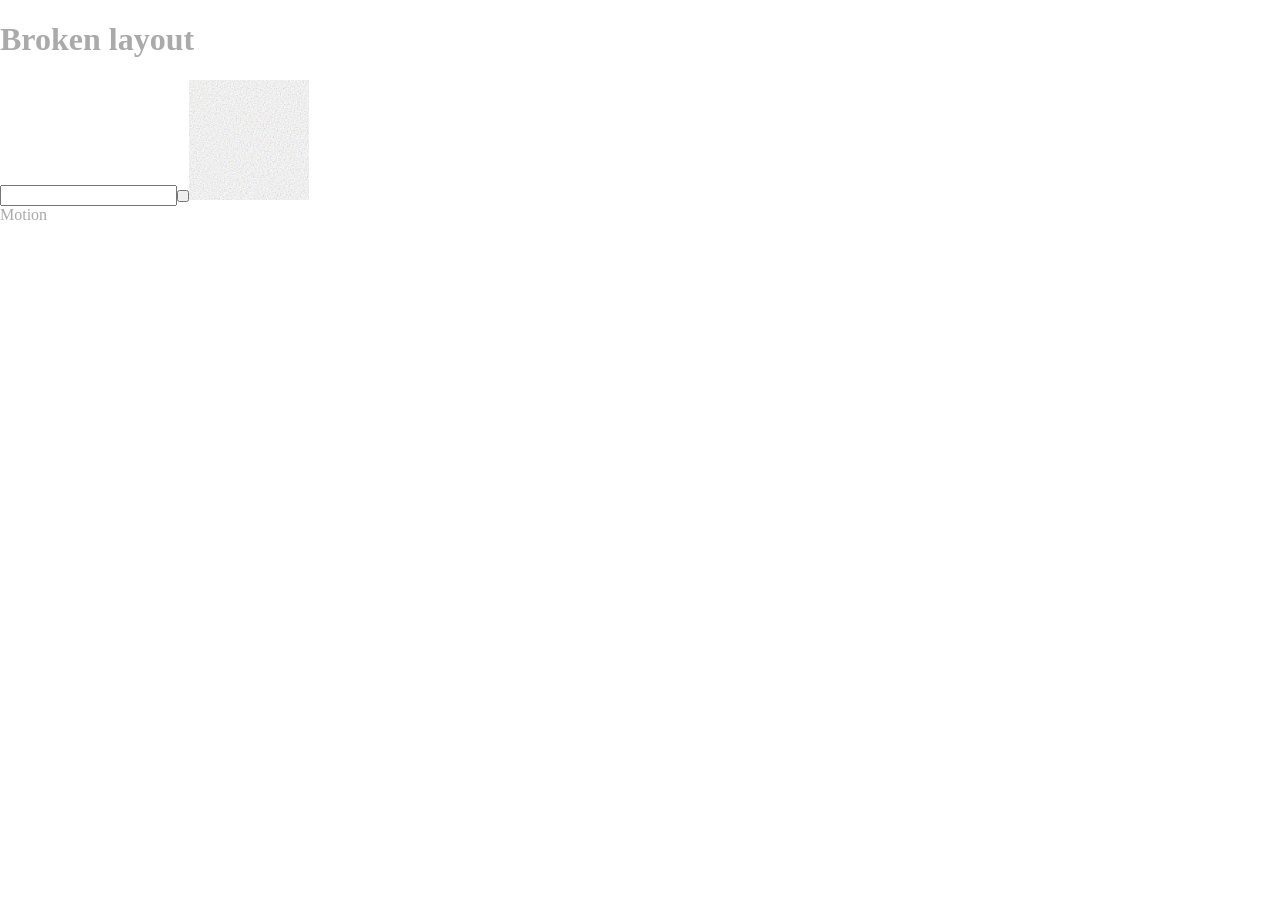
<file: tests/fixtures/broken.html>
<!doctype html><html lang="en"><head><meta charset="utf-8"><title>Broken fixture</title>
<style>body { margin: 0; background:white; color:#aaa; } .too-wide { width:1900px; } button { width:12px; height:12px; padding:0; } button:focus { outline:none; } .spin { animation:spin 2s infinite; } @keyframes spin { to { transform:rotate(360deg); } }</style>
</head><body><main class="too-wide"><h1>Broken layout</h1><input><button></button><img src="noise.svg"><div class="spin">Motion</div></main><script>console.error('Fixture console error');</script></body></html>
</file>
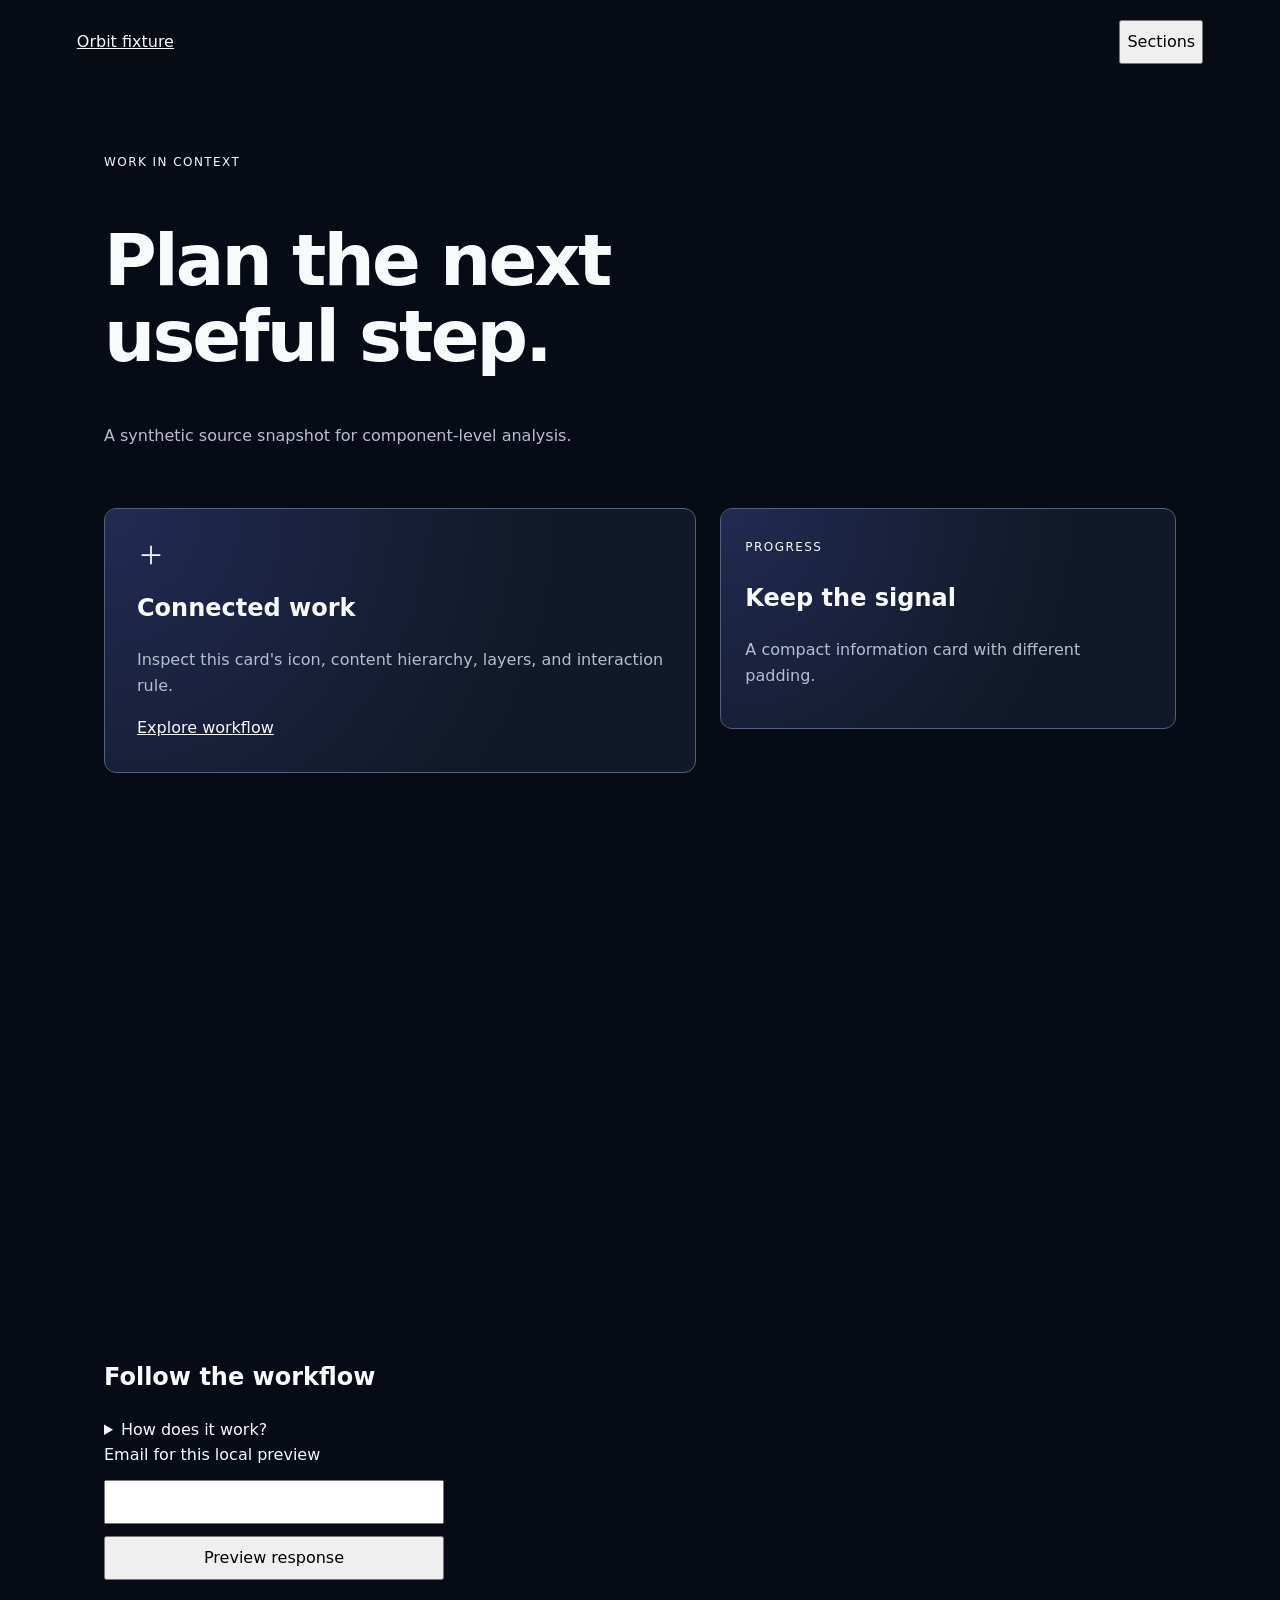
<file: tests/fixtures/intake-dark.html>
<!doctype html>
<html lang="en">
<head>
<meta charset="utf-8">
<meta name="viewport" content="width=device-width,initial-scale=1">
<title>Dark component intake fixture</title>
<style>
@font-face{font-family:FixtureSans;src:local("Arial");font-weight:400}
:root{--surface:#111827;--text:#f8fafc;--muted:#b4bfd0}
*{box-sizing:border-box}body{margin:0;background:#070b15;color:var(--text);font:16px/1.6 FixtureSans,system-ui}
header{position:sticky;top:0;z-index:2;display:flex;justify-content:space-between;align-items:center;padding:20px 6vw;background:#070b15e8}
button,a,input{font:inherit}a{color:inherit}button{min-height:44px}button:focus-visible,a:focus-visible,input:focus-visible{outline:3px solid #a5b4fc;outline-offset:4px}
nav[hidden]{display:none}main{max-width:1120px;margin:auto;padding:64px 24px}h1{max-width:14ch;font:700 clamp(38px,6vw,72px)/1.06 system-ui;letter-spacing:-.04em}
.feature-grid{display:grid;grid-template-columns:1.3fr 1fr;gap:24px;margin:60px 0}
.feature-card{position:relative;isolation:isolate;padding:32px;border:1px solid #53617d;border-radius:12px;background:var(--surface);transition:transform 180ms ease,box-shadow 180ms ease}
.feature-card:hover{transform:translateY(-4px);box-shadow:0 16px 32px #0006}
.feature-card::before{content:"";position:absolute;inset:0;z-index:-1;pointer-events:none;border-radius:inherit;background:radial-gradient(circle at 0 0,#6375ff33,transparent 70%)}
.feature-card.compact{padding:24px;align-self:start}.feature-icon{width:28px;height:28px;vertical-align:middle;fill:none;stroke:currentColor;stroke-width:1.5}
.feature-label{font-size:12px;letter-spacing:.12em;text-transform:uppercase}p{color:var(--muted)}.reveal{opacity:0;transform:translateY(20px);transition:opacity 400ms ease-out,transform 400ms ease-out}
.reveal[data-visible="true"]{opacity:1;transform:none}section#workflow{margin-top:65vh;padding-bottom:120px}form{display:grid;gap:12px;max-width:340px}input{min-height:44px}#form-status{min-height:1.6em}
@media(max-width:760px){.feature-grid{grid-template-columns:1fr}header{flex-wrap:wrap;gap:12px}nav{width:100%}}
@media(prefers-reduced-motion:reduce){.feature-card,.reveal{transition:none}.reveal{opacity:1;transform:none}}
</style>
</head>
<body>
<header><a href="#main">Orbit fixture</a><button id="menu-toggle" aria-expanded="false" aria-controls="site-menu">Sections</button><nav id="site-menu" hidden aria-label="Page"><a href="#workflow">Workflow</a></nav></header>
<main id="main"><span class="feature-label">Work in context</span><h1>Plan the next useful step.</h1><p>A synthetic source snapshot for component-level analysis.</p>
<div class="feature-grid">
<article class="feature-card"><svg class="feature-icon" viewBox="0 0 24 24" aria-hidden="true"><path d="M4 12h16M12 4v16"/></svg><h2>Connected work</h2><p>Inspect this card's icon, content hierarchy, layers, and interaction rule.</p><a href="#workflow">Explore workflow</a></article>
<article class="feature-card compact"><span class="feature-label">Progress</span><h2>Keep the signal</h2><p>A compact information card with different padding.</p></article>
</div>
<section id="workflow" class="reveal"><h2>Follow the workflow</h2><details><summary>How does it work?</summary><p>Local demonstration only.</p></details>
<form id="demo-form"><label for="email">Email for this local preview</label><input id="email" type="email" required><button>Preview response</button><p id="form-status" role="status"></p></form></section>
</main>
<script>
const menu=document.querySelector('#menu-toggle'),panel=document.querySelector('#site-menu');
menu.addEventListener('click',()=>{const open=menu.getAttribute('aria-expanded')!=='true';menu.setAttribute('aria-expanded',String(open));panel.hidden=!open});
const observer=new IntersectionObserver(entries=>entries.forEach(entry=>{if(entry.isIntersecting){entry.target.dataset.visible='true';observer.unobserve(entry.target)}}),{threshold:.2});
document.querySelectorAll('.reveal').forEach(element=>observer.observe(element));
document.querySelector('#demo-form').addEventListener('submit',event=>{event.preventDefault();document.querySelector('#form-status').textContent='Local preview only; no information was sent.'});
</script>
</body>
</html>
</file>
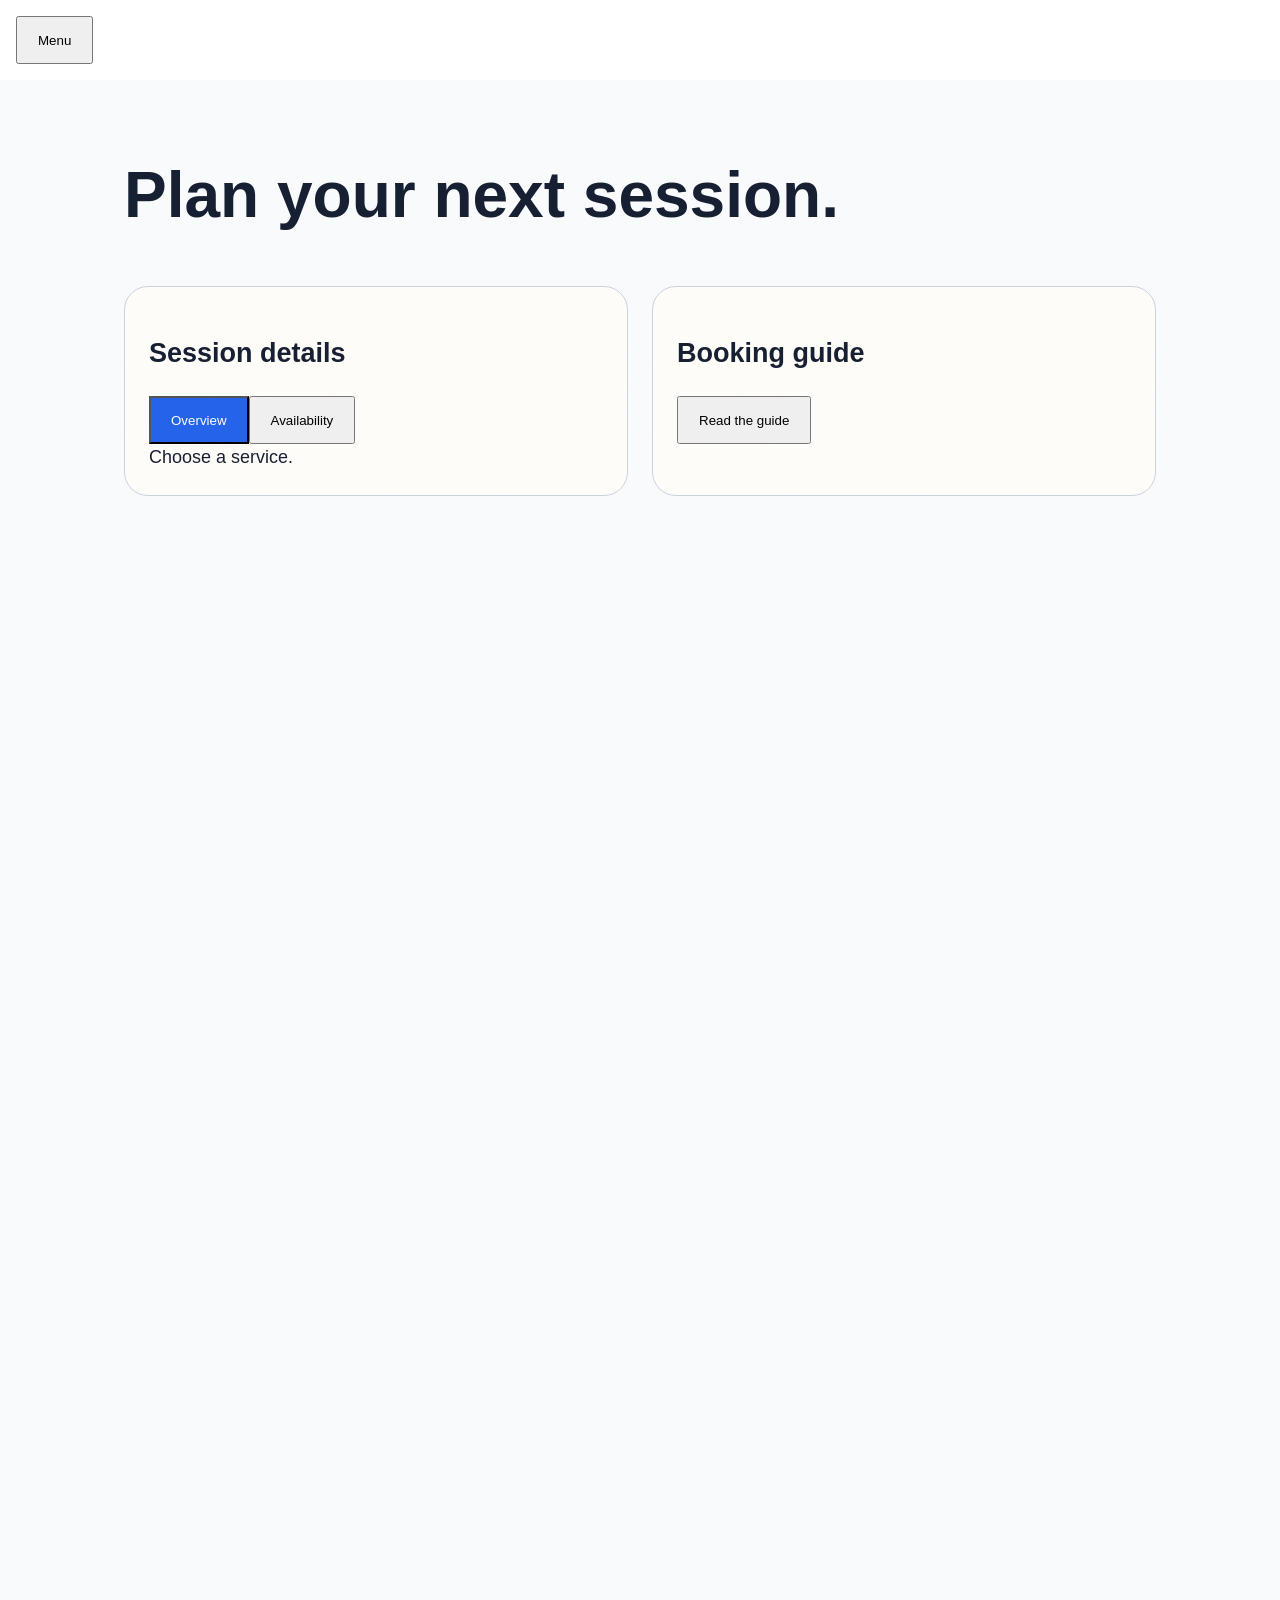
<file: tests/fixtures/interactive.html>
<!doctype html><html lang="en"><head><meta charset="utf-8"><meta name="viewport" content="width=device-width,initial-scale=1"><title>Interactive reference</title>
<style>
* { box-sizing:border-box; } body { margin:0; color:#172033; background:#f8fafc; font:18px/1.5 sans-serif; }
header { position:sticky; top:0; background:white; padding:16px; z-index:5; } header[data-scrolled=true] { background:#dbeafe; }
main { max-width:1080px; margin:auto; padding:24px; min-height:1800px; } button { min-height:48px; padding:12px 20px; }
button:focus-visible { outline:3px solid #2563eb; outline-offset:3px; } h1 { font-size:clamp(36px,5vw,64px); }
.cards { display:grid; grid-template-columns:1fr 1fr; gap:24px; }.card { position:relative; isolation:isolate; padding:24px; background:#fffdf9; border:1px solid #ccd2de; border-radius:24px; }
.card::before { content:""; position:absolute; inset:0; background-image:url(noise.svg); opacity:.04; z-index:-1; pointer-events:none; }
#menu:not([hidden]) { display:grid; padding:16px; gap:12px; } [hidden] { display:none!important; } [role=tab][aria-selected=true] { background:#2563eb; color:white; }
dialog { border:1px solid #ccd2de; border-radius:20px; padding:24px; } dialog::backdrop { background:#17203366; }
@media(max-width:760px) { .cards { grid-template-columns:1fr; } }
</style></head><body>
<header id="header"><button id="menu-toggle" type="button" aria-expanded="false" aria-controls="menu">Menu</button><nav id="menu" hidden><a href="#sessions">Sessions</a><a href="#details">Details</a></nav></header>
<main><h1>Plan your next session.</h1><div class="cards"><article class="card"><h2>Session details</h2>
<div role="tablist" aria-label="Session information"><button id="tab-one" type="button" role="tab" aria-selected="true" aria-controls="panel-one">Overview</button><button id="tab-two" type="button" role="tab" aria-selected="false" aria-controls="panel-two">Availability</button></div>
<div id="panel-one" role="tabpanel">Choose a service.</div><div id="panel-two" role="tabpanel" hidden>Monday at 10:00.</div></article>
<article class="card"><h2>Booking guide</h2><button id="open-dialog" type="button">Read the guide</button></article></div>
<dialog id="dialog" aria-labelledby="dialog-title"><h2 id="dialog-title">How booking works</h2><p>Select a service and an available time.</p><button id="close-dialog" type="button">Close</button></dialog></main>
<script src="interactive.js"></script></body></html>
</file>
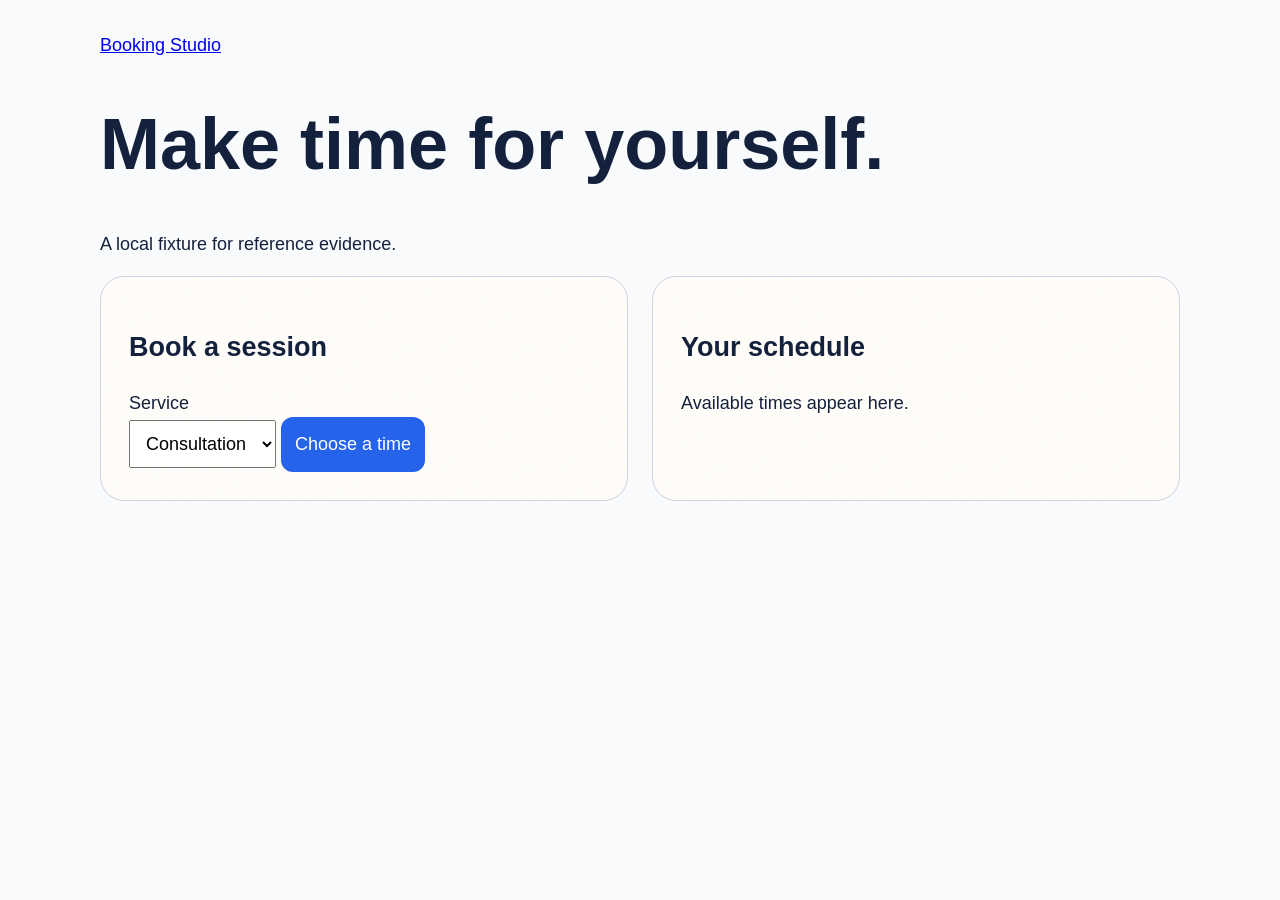
<file: tests/fixtures/reference.html>
<!doctype html>
<html lang="en"><head><meta charset="utf-8"><meta name="viewport" content="width=device-width, initial-scale=1">
<title>Booking reference fixture</title><link rel="stylesheet" href="reference.css"></head>
<body><header><a href="#booking">Booking Studio</a></header>
<main><h1>Make time for yourself.</h1><p>A local fixture for reference evidence.</p>
<section class="cards" id="booking"><article class="card"><h2>Book a session</h2>
<label for="service">Service</label><select id="service"><option>Consultation</option></select>
<button id="choose" type="button">Choose a time</button></article>
<article class="card"><h2>Your schedule</h2><p>Available times appear here.</p></article></section>
<div class="animation" aria-hidden="true"></div></main>
<script src="reference.js"></script></body></html>
</file>
<file: tests/fixtures/reference.css>
:root { --accent: #2563eb; --surface: #fffdf9; }
* { box-sizing: border-box; }
body { margin: 0; padding: 32px; color: #14213d; background: #f8fafc; font: 18px/1.5 sans-serif; }
main, header { max-width: 1080px; margin: auto; }
h1 { font-size: clamp(40px, 6vw, 72px); line-height: 1.05; max-width: 800px; }
.cards { display: grid; grid-template-columns: 1fr 1fr; gap: 24px; }
.card { position: relative; isolation: isolate; padding: 28px; border: 1px solid #ccd2de; border-radius: 24px; background: var(--surface); }
.card::before { content: ""; position: absolute; inset: 0; opacity: .04; background-image: url("noise.svg"); pointer-events: none; border-radius: inherit; z-index: -1; }
button, select { min-height: 48px; padding: 12px; font: inherit; }
button { color: white; background: var(--accent); border: 2px solid transparent; border-radius: 12px; }
button:hover { transform: translateY(-2px); }
button:focus-visible, a:focus-visible, select:focus-visible { outline: 3px solid #111827; outline-offset: 3px; }
label { display: block; }
.animation { width: 20px; height: 20px; animation: pulse 3s infinite; }
@keyframes pulse { 50% { opacity: .5; } }
@media (max-width: 760px) { body { padding: 20px; } .cards { grid-template-columns: 1fr; } }
@media (prefers-reduced-motion: reduce) { .animation { animation: none; } }
</file>
